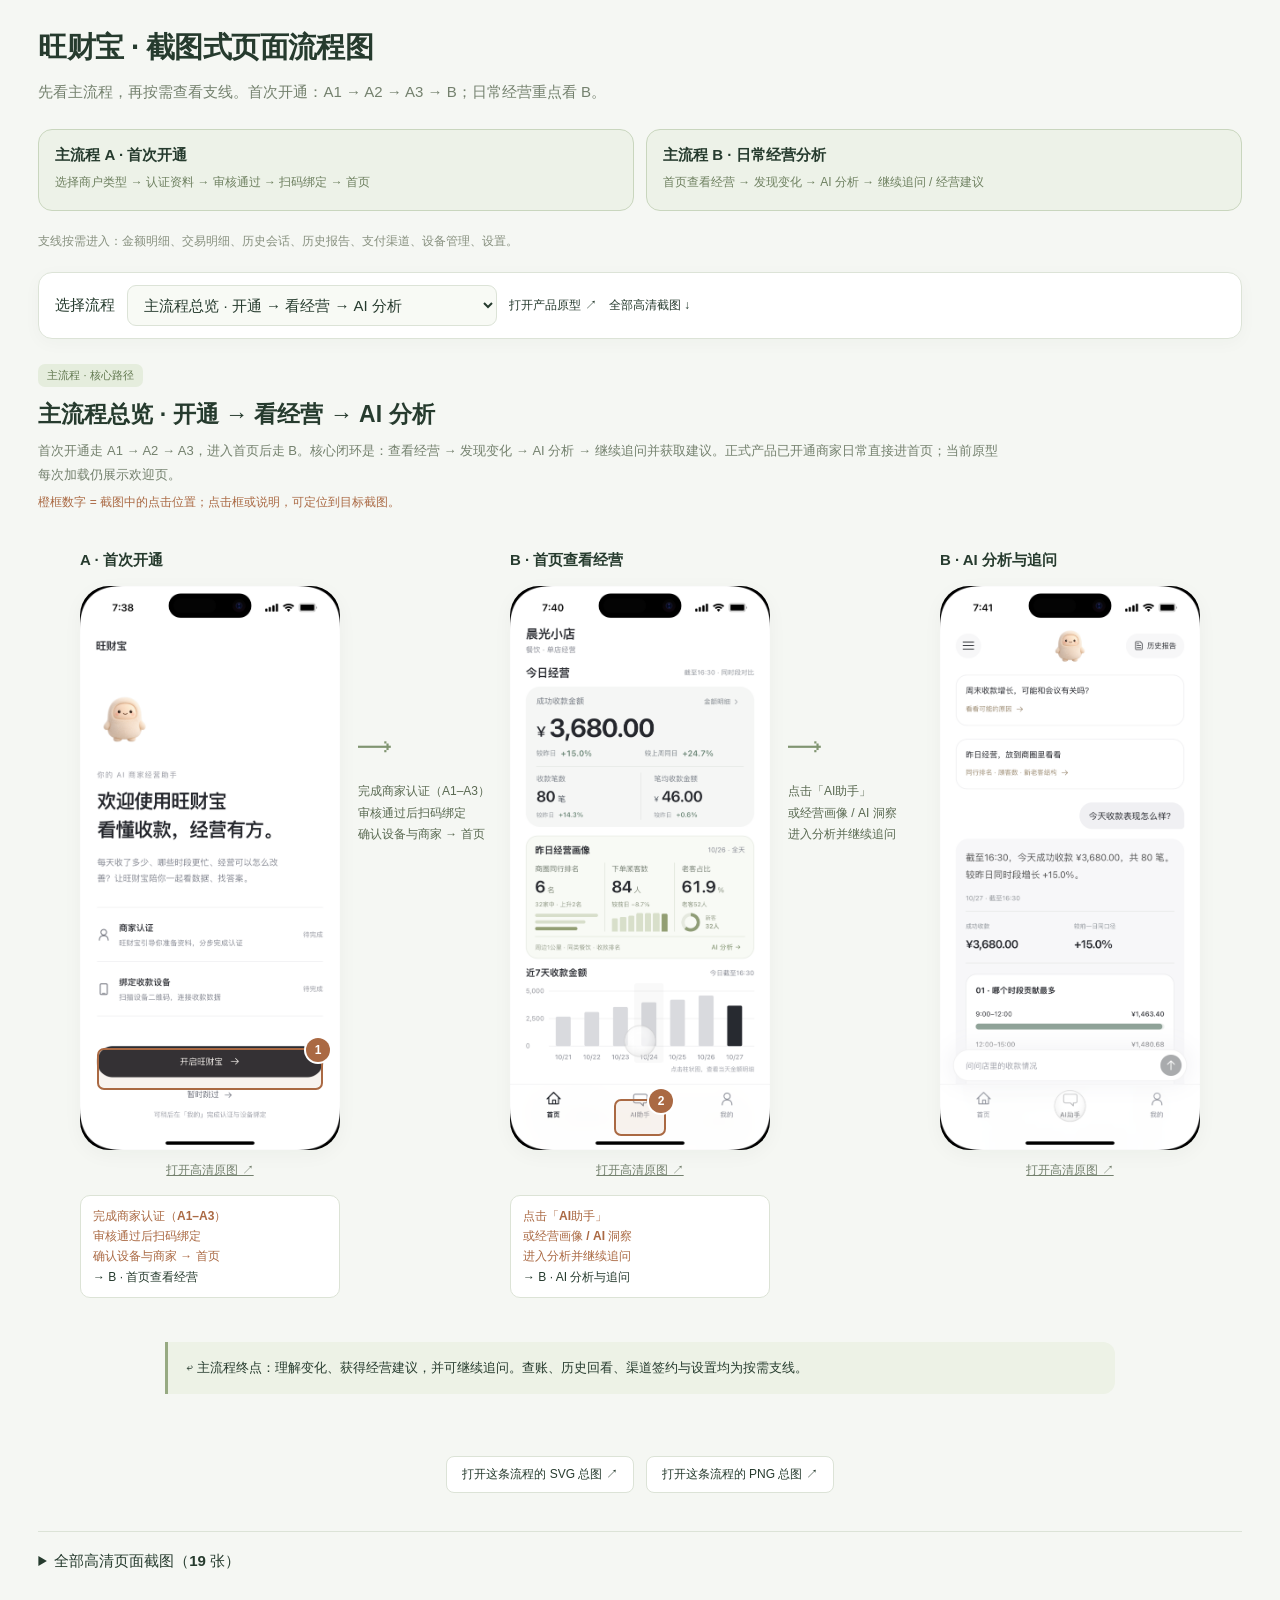
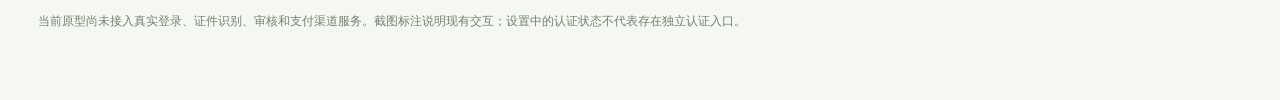
<file: flows/index.html>
<!doctype html><html lang="zh-CN"><meta charset="utf-8"><meta name="viewport" content="width=device-width,initial-scale=1"><title>旺财宝 · 截图式页面流程图</title><style>
:root{color-scheme:light;--ink:#263b2e;--muted:#74816e;--line:#dce3d7;--accent:#aa6943}*{box-sizing:border-box}body{margin:0;background:#f5f7f3;color:var(--ink);font:15px -apple-system,BlinkMacSystemFont,"PingFang SC",sans-serif}main{max-width:1500px;margin:auto;padding:28px clamp(16px,3vw,40px) 60px}h1{font-size:29px;letter-spacing:-.6px;margin:0 0 10px}p{line-height:1.8;margin:8px 0;color:var(--muted)}a{color:inherit}header{margin-bottom:24px}.tools{display:flex;align-items:center;gap:12px;flex-wrap:wrap;background:#fff;border:1px solid var(--line);border-radius:14px;padding:12px 16px;position:sticky;top:10px;z-index:10;box-shadow:0 4px 18px #263b2e08}select{max-width:100%;font:inherit;padding:10px 32px 10px 12px;border:1px solid var(--line);border-radius:9px;color:var(--ink);background:#f8faf5;min-width:240px}.tools a{font-size:12px;text-decoration:none}.main-lanes{display:grid;grid-template-columns:1fr 1fr;gap:12px;margin:20px 0}.lane{display:block;text-decoration:none;background:#edf2e8;border:1px solid #c9d6be;border-radius:14px;padding:16px}.lane b{display:block;font-size:15px;margin-bottom:7px}.lane span{display:block;font-size:12px;line-height:1.8;color:#6e8060}.branch-guide{font-size:12px;color:#87907f;margin:0 0 20px}.path-badge{display:inline-block;border-radius:7px;padding:4px 9px;font-size:11px;margin-bottom:12px;background:#e5eddd;color:#61784f}.path-badge.branch{background:#eceeeb;color:#7d827a}.intro{margin:25px 0 20px}.intro h2{font-size:23px;margin:0 0 9px}.intro p{max-width:960px;font-size:13px}.legend{font-size:12px;color:var(--accent)}.route{display:flex;justify-content:center;align-items:flex-start;gap:0;padding:20px 0;min-width:0}.node{width:260px;min-width:0;flex-shrink:0;scroll-margin-top:100px;outline:0}.node h3{font-size:15px;margin:0 0 12px;height:23px}.screen{position:relative;border-radius:29px;box-shadow:0 5px 20px #20341c0a;outline:2px solid transparent;transition:outline-color .2s}.screen>img{display:block;width:100%;height:auto;border-radius:29px}.node.selected .screen{outline:3px solid #9bad87;outline-offset:6px}.hotspot{position:absolute;border:2px solid var(--accent);border-radius:7px;background:#ac704015;cursor:pointer}.hotspot b{position:absolute;right:-9px;top:-12px;background:var(--accent);color:white;border-radius:50%;display:grid;place-items:center;width:24px;height:24px;font-size:12px;box-shadow:0 0 0 2px white}.sr{position:absolute;width:1px;height:1px;overflow:hidden;clip-path:inset(50%)}.open-image{display:block;text-align:center;padding:12px;font-size:12px;color:var(--muted)}.step-link{display:block;text-align:left;width:100%;font:inherit;font-size:12px;line-height:1.7;padding:10px 12px;border:1px solid #dce3d6;background:white;border-radius:10px;cursor:pointer;color:var(--ink);margin:4px 0}.step-link strong{display:block;color:var(--accent);font-weight:550}.arrow{width:170px;flex-shrink:0;padding:180px 18px 0;align-self:stretch}.arrow-mark{font-size:35px;color:#809571;line-height:1;margin-bottom:15px}.arrow p{font-size:12px;line-height:1.8;color:#596951;white-space:pre-line}.arrow small{display:block;color:var(--accent);font-size:11px;margin-top:10px;line-height:1.6}.return-note{max-width:950px;margin:20px auto;padding:14px 18px;border-left:3px solid #97aa82;background:#edf2e6;border-radius:0 12px 12px 0;line-height:1.8;font-size:13px}.downloads{display:flex;gap:12px;flex-wrap:wrap;justify-content:center;margin-top:20px}.downloads a{padding:9px 15px;background:white;border:1px solid var(--line);border-radius:8px;text-decoration:none;font-size:12px}.gallery{display:grid;grid-template-columns:repeat(auto-fit,minmax(180px,1fr));gap:20px;margin-top:22px}.gallery img{width:100%;height:auto}.gallery a{text-align:center;text-decoration:none;font-size:12px;background:white;padding:14px;border-radius:15px}.gallery span{display:block;margin:8px 0}details{margin-top:38px;border-top:1px solid var(--line);padding-top:20px}summary{cursor:pointer;font-weight:550}.footer{font-size:12px;margin-top:40px}.status{min-height:22px;font-size:12px;color:#778e64;margin-top:10px}.node:focus-visible .screen,.hotspot:focus-visible,.step-link:focus-visible{outline:3px solid #7e956a;outline-offset:3px}@media(max-width:600px){.main-lanes{grid-template-columns:1fr}.lane{padding:13px}}@media(max-width:1080px){.route{flex-direction:column;align-items:center}.node{width:min(320px,100%)}.arrow{width:min(320px,100%);padding:15px 0 20px;text-align:center}.arrow-mark{transform:rotate(90deg);margin-bottom:10px}.arrow p{margin:0}.tools{position:static}h1{font-size:25px}.node{scroll-margin-top:20px}}@media(prefers-reduced-motion:no-preference){html{scroll-behavior:smooth}}
</style><main><header><h1>旺财宝 · 截图式页面流程图</h1><p>先看主流程，再按需查看支线。首次开通：A1 → A2 → A3 → B；日常经营重点看 B。</p></header><section class="main-lanes" aria-label="两条主流程"><a class="lane" href="#auth"><b>主流程 A · 首次开通</b><span>选择商户类型 → 认证资料 → 审核通过 → 扫码绑定 → 首页</span></a><a class="lane" href="#analysis"><b>主流程 B · 日常经营分析</b><span>首页查看经营 → 发现变化 → AI 分析 → 继续追问 / 经营建议</span></a></section><p class="branch-guide">支线按需进入：金额明细、交易明细、历史会话、历史报告、支付渠道、设备管理、设置。</p><div class="tools"><label for="scene">选择流程</label><select id="scene"><optgroup label="主流程总览"><option value="main">主流程总览 · 开通 → 看经营 → AI 分析</option></optgroup><optgroup label="主流程 A · 首次开通"><option value="auth">主流程 A1 · 开始商家认证</option><option value="auth-material">主流程 A2 · 资料识别与核对</option><option value="auth-device">主流程 A3 · 审核通过与绑定设备</option></optgroup><optgroup label="主流程 B · 日常经营分析"><option value="analysis">主流程 B · 首页查看 → AI 分析 → 继续追问</option></optgroup><optgroup label="支线 · 查看与核对数据"><option value="amount">支线 · 查看当天金额明细</option><option value="transactions">支线 · 核对逐笔交易</option></optgroup><optgroup label="支线 · AI 分析与回看"><option value="history">支线 · 恢复历史会话</option><option value="reports">支线 · 查看报告并继续追问</option></optgroup><optgroup label="支线 · 我的与支付渠道"><option value="channels">支线 · 默认渠道异常时申请备用渠道</option><option value="device">支线 · 在我的中绑定设备</option><option value="settings">支线 · 查看认证状态与导出案例</option></optgroup></select><a href="../">打开产品原型 ↗</a><a href="#all-shots" onclick="document.querySelector('details').open=true">全部高清截图 ↓</a></div><section id="content"></section><details id="all-shots"><summary>全部高清页面截图（19 张）</summary><div class="gallery"><a href="screenshots/01-欢迎.png?v=map3" target="_blank"><img loading="lazy" src="screenshots/01-欢迎.png?v=map3" alt="01-欢迎"><span>01-欢迎</span></a><a href="screenshots/02-商户类型.png?v=map3" target="_blank"><img loading="lazy" src="screenshots/02-商户类型.png?v=map3" alt="02-商户类型"><span>02-商户类型</span></a><a href="screenshots/03-身份证认证.png?v=map3" target="_blank"><img loading="lazy" src="screenshots/03-身份证认证.png?v=map3" alt="03-身份证认证"><span>03-身份证认证</span></a><a href="screenshots/04-结算卡.png?v=map3" target="_blank"><img loading="lazy" src="screenshots/04-结算卡.png?v=map3" alt="04-结算卡"><span>04-结算卡</span></a><a href="screenshots/05-认证核对.png?v=map3" target="_blank"><img loading="lazy" src="screenshots/05-认证核对.png?v=map3" alt="05-认证核对"><span>05-认证核对</span></a><a href="screenshots/06-扫码绑定.png?v=map3" target="_blank"><img loading="lazy" src="screenshots/06-扫码绑定.png?v=map3" alt="06-扫码绑定"><span>06-扫码绑定</span></a><a href="screenshots/07-首页.png?v=map3" target="_blank"><img loading="lazy" src="screenshots/07-首页.png?v=map3" alt="07-首页"><span>07-首页</span></a><a href="screenshots/08-金额明细.png?v=map3" target="_blank"><img loading="lazy" src="screenshots/08-金额明细.png?v=map3" alt="08-金额明细"><span>08-金额明细</span></a><a href="screenshots/09-交易明细.png?v=map3" target="_blank"><img loading="lazy" src="screenshots/09-交易明细.png?v=map3" alt="09-交易明细"><span>09-交易明细</span></a><a href="screenshots/10-AI助手.png?v=map3" target="_blank"><img loading="lazy" src="screenshots/10-AI助手.png?v=map3" alt="10-AI助手"><span>10-AI助手</span></a><a href="screenshots/11-趋势分析.png?v=map3" target="_blank"><img loading="lazy" src="screenshots/11-趋势分析.png?v=map3" alt="11-趋势分析"><span>11-趋势分析</span></a><a href="screenshots/12-历史会话.png?v=map3" target="_blank"><img loading="lazy" src="screenshots/12-历史会话.png?v=map3" alt="12-历史会话"><span>12-历史会话</span></a><a href="screenshots/13-历史报告.png?v=map3" target="_blank"><img loading="lazy" src="screenshots/13-历史报告.png?v=map3" alt="13-历史报告"><span>13-历史报告</span></a><a href="screenshots/14-我的.png?v=map3" target="_blank"><img loading="lazy" src="screenshots/14-我的.png?v=map3" alt="14-我的"><span>14-我的</span></a><a href="screenshots/15-支付渠道.png?v=map3" target="_blank"><img loading="lazy" src="screenshots/15-支付渠道.png?v=map3" alt="15-支付渠道"><span>15-支付渠道</span></a><a href="screenshots/16-渠道签约资料.png?v=map3" target="_blank"><img loading="lazy" src="screenshots/16-渠道签约资料.png?v=map3" alt="16-渠道签约资料"><span>16-渠道签约资料</span></a><a href="screenshots/17-设置.png?v=map3" target="_blank"><img loading="lazy" src="screenshots/17-设置.png?v=map3" alt="17-设置"><span>17-设置</span></a><a href="screenshots/18-设备管理.png?v=map3" target="_blank"><img loading="lazy" src="screenshots/18-设备管理.png?v=map3" alt="18-设备管理"><span>18-设备管理</span></a><a href="screenshots/19-我的扫码绑定.png?v=map3" target="_blank"><img loading="lazy" src="screenshots/19-我的扫码绑定.png?v=map3" alt="19-我的扫码绑定"><span>19-我的扫码绑定</span></a></div></details><p class="footer">当前原型尚未接入真实登录、证件识别、审核和支付渠道服务。截图标注说明现有交互；设置中的认证状态不代表存在独立认证入口。</p></main><script>
const scenes=[{"id": "main", "group": "主流程总览", "kind": "main", "title": "主流程总览 · 开通 → 看经营 → AI 分析", "note": "首次开通走 A1 → A2 → A3，进入首页后走 B。核心闭环是：查看经营 → 发现变化 → AI 分析 → 继续追问并获取建议。正式产品已开通商家日常直接进首页；当前原型每次加载仍展示欢迎页。", "nodes": [{"file": "01-欢迎.png", "title": "A · 首次开通", "caption": ""}, {"file": "07-首页.png", "title": "B · 首页查看经营", "caption": ""}, {"file": "10-AI助手.png", "title": "B · AI 分析与追问", "caption": ""}], "edges": [{"source": 0, "target": 1, "label": "完成商家认证（A1–A3）\n审核通过后扫码绑定\n确认设备与商家 → 首页", "box": [0.065, 0.82, 0.87, 0.075], "note": ""}, {"source": 1, "target": 2, "label": "点击「AI助手」\n或经营画像 / AI 洞察\n进入分析并继续追问", "box": [0.4, 0.91, 0.2, 0.065], "note": ""}], "back": "主流程终点：理解变化、获得经营建议，并可继续追问。查账、历史回看、渠道签约与设置均为按需支线。"}, {"id": "auth", "group": "主流程 A · 首次开通", "title": "主流程 A1 · 开始商家认证", "note": "图中主线为小微商户。个体、企业选择后先添加相应营业执照，再进入身份证步骤。欢迎及认证过程均可手动暂时跳过至首页。", "nodes": [{"file": "01-欢迎.png", "title": "欢迎页", "caption": ""}, {"file": "02-商户类型.png", "title": "选择商户类型", "caption": ""}, {"file": "03-身份证认证.png", "title": "经营者身份证", "caption": ""}], "edges": [{"source": 0, "target": 1, "label": "点击「开启旺财宝」", "box": [0.065, 0.82, 0.87, 0.075], "note": ""}, {"source": 1, "target": 2, "label": "选择「小微商户」\n点击「开始准备资料」", "box": [0.065, 0.82, 0.87, 0.075], "note": ""}], "kind": "main"}, {"id": "auth-material", "group": "主流程 A · 首次开通", "title": "主流程 A2 · 资料识别与核对", "note": "截图展示待添加资料状态；必须先完成识别并核对信息，底部确认按钮才可点击。缺项、持卡人姓名不一致时停留当前步骤，不跳转。", "nodes": [{"file": "03-身份证认证.png", "title": "身份证资料", "caption": ""}, {"file": "04-结算卡.png", "title": "结算卡资料", "caption": ""}, {"file": "05-认证核对.png", "title": "脱敏资料汇总", "caption": ""}], "edges": [{"source": 0, "target": 1, "label": "添加身份证两面\n识别并核对姓名、号码\n点击「确认身份信息」", "box": [0.065, 0.82, 0.87, 0.075], "note": ""}, {"source": 1, "target": 2, "label": "添加结算卡并核对\n点击「确认结算卡信息」", "box": [0.065, 0.82, 0.87, 0.075], "note": ""}], "kind": "main"}, {"id": "auth-device", "group": "主流程 A · 首次开通", "title": "主流程 A3 · 审核通过与绑定设备", "note": "左侧到中间并非一步直达：提交后先显示审核中，查看结果通过后才能继续绑定。识别完成不等于认证通过；扫码后仍需确认设备与商家。", "nodes": [{"file": "05-认证核对.png", "title": "核对认证资料", "caption": ""}, {"file": "06-扫码绑定.png", "title": "扫码弹层", "caption": ""}, {"file": "07-首页.png", "title": "进入经营首页", "caption": ""}], "edges": [{"source": 0, "target": 1, "label": "「提交认证」→ 审核中\n「查看认证结果」→ 通过\n「继续绑定设备」\n点击「扫码绑定设备」", "box": [0.065, 0.82, 0.87, 0.075], "note": ""}, {"source": 1, "target": 2, "label": "点击「识别设备二维码」\n核对设备与商家\n点击「确认绑定并完成」", "box": [0.07, 0.835, 0.86, 0.055], "note": ""}], "kind": "main"}, {"id": "analysis", "group": "主流程 B · 日常经营分析", "title": "主流程 B · 首页查看 → AI 分析 → 继续追问", "note": "点击经营画像、AI 洞察或推荐问题也可进入 AI，并携带问题和日期。图中标注底部 AI 助手入口；收款趋势快捷按钮位于对话内容底部，需要下滑。", "nodes": [{"file": "07-首页.png", "title": "经营概览", "caption": ""}, {"file": "10-AI助手.png", "title": "AI 助手", "caption": ""}, {"file": "11-趋势分析.png", "title": "图表与文字分析", "caption": ""}], "edges": [{"source": 0, "target": 1, "label": "点击底部「AI助手」", "box": [0.4, 0.91, 0.2, 0.065], "note": ""}, {"source": 1, "target": 2, "label": "下滑到常用分析入口\n点击「收款趋势」", "box": null, "note": "按钮在对话内容底部"}], "kind": "main"}, {"id": "amount", "group": "支线 · 查看与核对数据", "title": "支线 · 查看当天金额明细", "note": "金额明细在弹层中展示。选择日期后，成功收款与赠送、优惠、退款、积分同步更新；点击趋势柱状图时携带所选日期。点击「完成」关闭弹层返回首页。", "nodes": [{"file": "07-首页.png", "title": "首页", "caption": ""}, {"file": "08-金额明细.png", "title": "金额明细弹层", "caption": ""}], "edges": [{"source": 0, "target": 1, "label": "点击「金额明细」\n或点击近 7 天某天柱状图", "box": [0.73, 0.19, 0.23, 0.045], "note": ""}], "kind": "branch"}, {"id": "transactions", "group": "支线 · 查看与核对数据", "title": "支线 · 核对逐笔交易", "note": "交易明细入口在首页首屏下方，需要下滑。进入后可按日期和支付状态筛选；点击一笔记录查看唯一 ID、金额、支付时间和结果；顶部返回回到首页。", "nodes": [{"file": "07-首页.png", "title": "首页：向下滚动", "caption": ""}, {"file": "09-交易明细.png", "title": "交易明细", "caption": ""}], "edges": [{"source": 0, "target": 1, "label": "下滑首页\n点击「交易明细」", "box": null, "note": "入口在当前截图下方"}], "kind": "branch"}, {"id": "history", "group": "支线 · AI 分析与回看", "title": "支线 · 恢复历史会话", "note": "左上角菜单打开侧栏。选择会话后关闭侧栏并恢复整段对话；可搜索、新建会话。右上角关闭按钮收起侧栏。", "nodes": [{"file": "10-AI助手.png", "title": "AI 助手", "caption": ""}, {"file": "12-历史会话.png", "title": "历史会话侧栏", "caption": ""}], "edges": [{"source": 0, "target": 1, "label": "点击左上角「历史会话」", "box": [0.035, 0.065, 0.1, 0.05], "note": ""}], "back": "选择某条会话 → 回到 AI 助手并恢复完整上下文", "kind": "branch"}, {"id": "reports", "group": "支线 · AI 分析与回看", "title": "支线 · 查看报告并继续追问", "note": "历史报告可切换日报、周报，展开报告查看统计及图表。继续问会携带这份报告的日期进入 AI；不是创建一个独立数据分析主页面。", "nodes": [{"file": "10-AI助手.png", "title": "AI 助手", "caption": ""}, {"file": "13-历史报告.png", "title": "历史报告", "caption": ""}], "edges": [{"source": 0, "target": 1, "label": "点击右上角「历史报告」", "box": [0.72, 0.065, 0.24, 0.05], "note": ""}], "back": "点击报告中的「就这份报告继续问」→ 返回 AI 助手", "kind": "branch"}, {"id": "channels", "group": "支线 · 我的与支付渠道", "title": "支线 · 默认渠道异常时申请备用渠道", "note": "进入资料核对必须满足：默认渠道异常 + 商家已认证。正常时不新增申请；未认证先去认证。截图中的签约材料页为已认证场景，复用资料不重复上传。", "nodes": [{"file": "14-我的.png", "title": "我的：最新版布局", "caption": ""}, {"file": "15-支付渠道.png", "title": "默认及其他支付渠道", "caption": ""}, {"file": "16-渠道签约资料.png", "title": "复用认证资料核对", "caption": ""}], "edges": [{"source": 0, "target": 1, "label": "点击「支付渠道」", "box": [0.35, 0.4, 0.29, 0.095], "note": ""}, {"source": 1, "target": 2, "label": "默认渠道异常且已认证\n点击「备用支付渠道 A」", "box": [0.06, 0.68, 0.88, 0.09], "note": ""}], "back": "核对并提交 → 审核中 → 查看签约结果 → 已签约、待开通确认；不自动切换默认渠道", "kind": "branch"}, {"id": "device", "group": "支线 · 我的与支付渠道", "title": "支线 · 在我的中绑定设备", "note": "设备管理可查看当前绑定状态。未绑定时进入扫码流程；已绑定时显示设备信息及解绑操作。扫码识别后还需显式确认绑定，不直接成功。", "nodes": [{"file": "14-我的.png", "title": "我的", "caption": ""}, {"file": "18-设备管理.png", "title": "设备管理弹层", "caption": ""}, {"file": "19-我的扫码绑定.png", "title": "扫码绑定弹层", "caption": ""}], "edges": [{"source": 0, "target": 1, "label": "点击「设备管理」", "box": [0.06, 0.59, 0.88, 0.075], "note": ""}, {"source": 1, "target": 2, "label": "点击「扫码绑定设备」", "box": [0.07, 0.59, 0.86, 0.075], "note": ""}], "kind": "branch"}, {"id": "settings", "group": "支线 · 我的与支付渠道", "title": "支线 · 查看认证状态与导出案例", "note": "设置内展示认证状态及 Gold / Bad case 数量，可导出本地案例 JSON。当前还没有独立的商家认证入口；不把未实现入口画成已支持功能。设置截图来自先前已认证场景。", "nodes": [{"file": "14-我的.png", "title": "我的", "caption": ""}, {"file": "17-设置.png", "title": "账号与设置弹层", "caption": ""}], "edges": [{"source": 0, "target": 1, "label": "点击「设置」", "box": [0.06, 0.73, 0.88, 0.07], "note": ""}], "kind": "branch"}];
const select=document.querySelector('#scene'), content=document.querySelector('#content');
const escapeHtml=t=>t.replace(/[&<>"']/g,c=>({'&':'&amp;','<':'&lt;','>':'&gt;','"':'&quot;',"'":'&#39;'}[c]));
function jump(index,label){const target=document.querySelector('#node-'+index);document.querySelectorAll('.node').forEach(n=>n.classList.remove('selected'));target.classList.add('selected');target.focus({preventScroll:true});target.scrollIntoView({block:'nearest',behavior:matchMedia('(prefers-reduced-motion: reduce)').matches?'auto':'smooth'});document.querySelector('#status').textContent='已定位：'+label+' → '+target.querySelector('h3').textContent;}
function render(id){const s=scenes.find(x=>x.id===id)||scenes[0];select.value=s.id;const nodes=s.nodes.map((n,i)=>{const outgoing=s.edges.filter(e=>e.source===i);const highlights=outgoing.map(e=>{const j=s.edges.indexOf(e)+1;if(!e.box)return '';const [x,y,w,h]=e.box;return `<button class="hotspot" style="left:${x*100}%;top:${y*100}%;width:${w*100}%;height:${h*100}%" data-target="${e.target}" aria-label="${escapeHtml(e.label.replaceAll('\n','，'))}"><b>${j}</b><span class="sr">定位目标截图</span></button>`}).join('');const links=outgoing.map(e=>`<button class="step-link" data-target="${e.target}"><strong>${escapeHtml(e.label).replaceAll('\n','<br>')}</strong>→ ${escapeHtml(s.nodes[e.target].title)}${e.note?'<br>'+escapeHtml(e.note):''}</button>`).join('');let card=`<article class="node" id="node-${i}" tabindex="-1"><h3>${escapeHtml(n.title)}</h3><div class="screen"><img src="screenshots/${n.file}?v=map3" alt="${escapeHtml(n.title)}">${highlights}</div><a class="open-image" href="screenshots/${n.file}?v=map3" target="_blank">打开高清原图 ↗</a>${links}</article>`;const e=s.edges.find(e=>e.source===i);if(e)card+=`<div class="arrow" aria-label="点击后跳转"><div class="arrow-mark">⟶</div><p>${escapeHtml(e.label)}</p>${e.note?'<small>'+escapeHtml(e.note)+'</small>':''}</div>`;return card}).join('');content.innerHTML=`<div class="intro"><div class="path-badge ${s.kind==='branch'?'branch':''}">${s.kind==='branch'?'支线 · 按需进入':'主流程 · 核心路径'}</div><h2>${escapeHtml(s.title)}</h2><p>${escapeHtml(s.note)}</p><div class="legend">橙框数字 = 截图中的点击位置；点击框或说明，可定位到目标截图。</div></div><div class="route">${nodes}</div>${s.back?'<div class="return-note">↩ '+escapeHtml(s.back)+'</div>':''}<div class="status" id="status" role="status"></div><div class="downloads"><a href="截图流程图/${s.id}.svg" target="_blank">打开这条流程的 SVG 总图 ↗</a><a href="截图流程图/${s.id}.png" target="_blank">打开这条流程的 PNG 总图 ↗</a></div>`;content.querySelectorAll('[data-target]').forEach(b=>b.addEventListener('click',()=>jump(Number(b.dataset.target),b.getAttribute('aria-label')||b.querySelector('strong').textContent)));}
select.addEventListener('change',()=>{history.replaceState(null,'','#'+select.value);render(select.value)});
const aliases={overview:'main',channel:'channels'};function syncHash(){const raw=location.hash.slice(1),id=aliases[raw]||raw;if(scenes.some(s=>s.id===id))render(id);else if(raw==='all-shots'||raw==='shots'){document.querySelector('details').open=true;}}window.addEventListener('hashchange',syncHash);render(aliases[location.hash.slice(1)]||location.hash.slice(1));syncHash();
</script></html>
</file>
